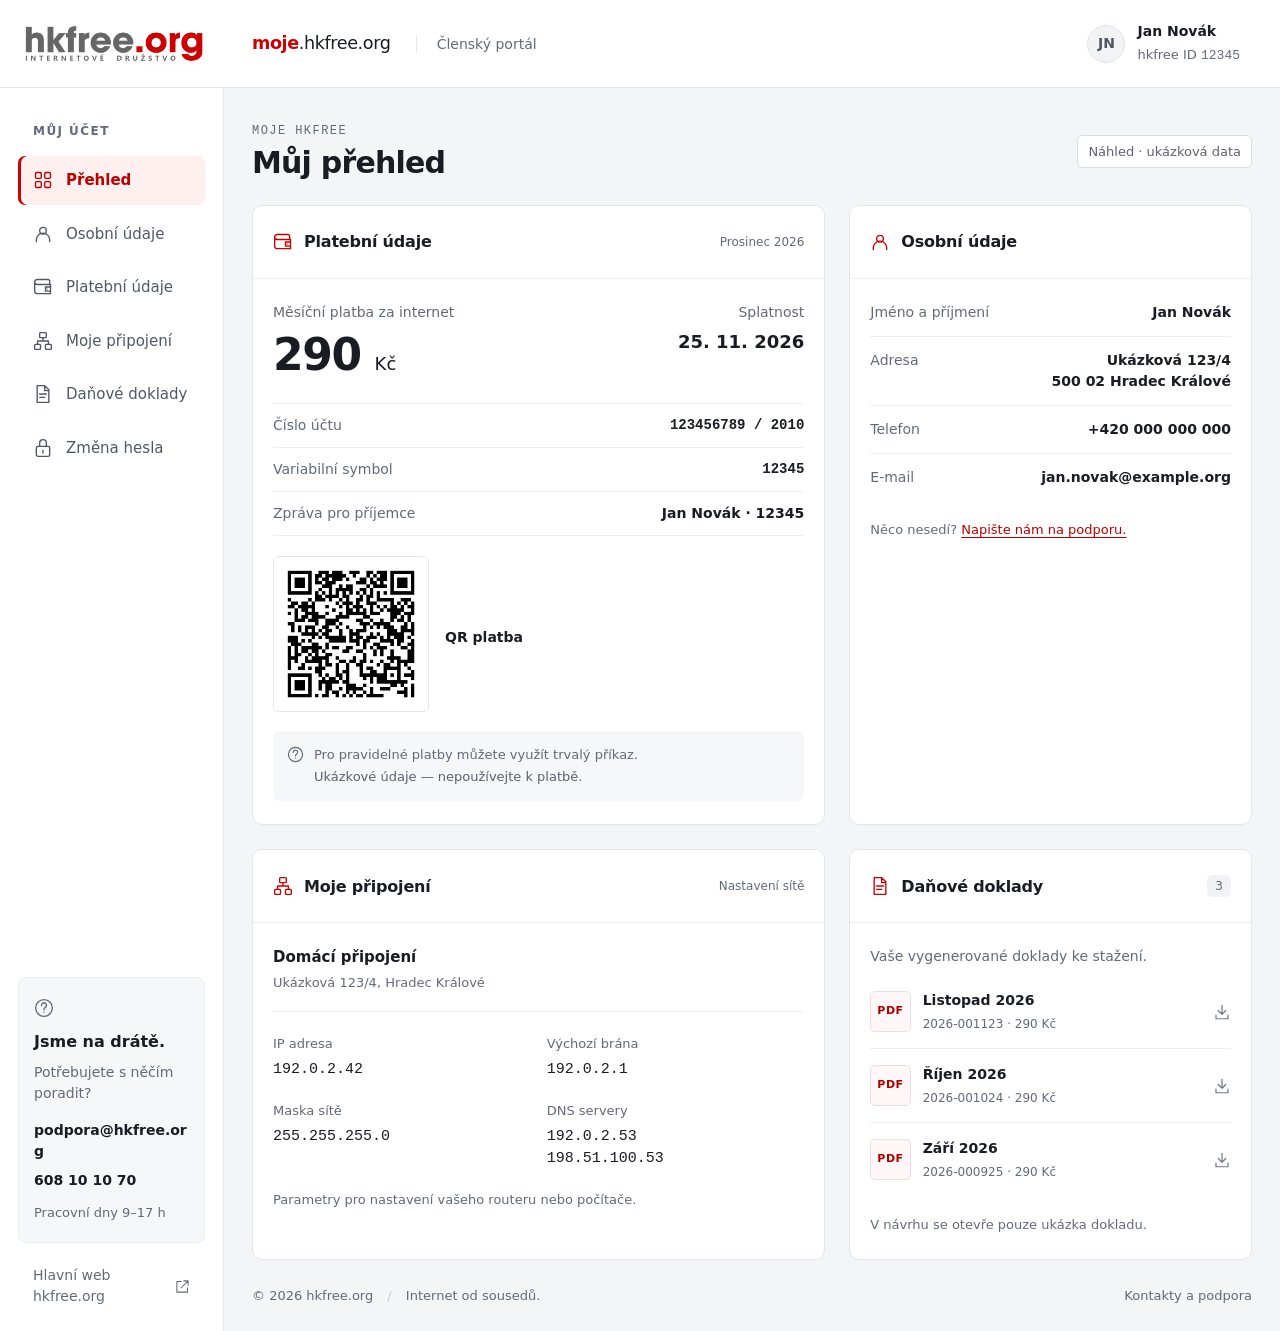
<file: public/index.html>
<!doctype html>
<html lang="cs">
<head>
  <meta charset="utf-8">
  <meta name="viewport" content="width=device-width, initial-scale=1">
  <meta name="description" content="Moje hkfree — osobní přehled člena a uživatele sítě hkfree.org.">
  <meta name="robots" content="noindex, nofollow">
  <title>Můj přehled · moje.hkfree.org</title>
  <link rel="icon" href="favicon.ico">
  <link rel="stylesheet" href="assets/vendor/bootstrap/bootstrap.min.css">
  <link rel="stylesheet" href="assets/style.css">
</head>
<body>
<a class="visually-hidden-focusable skip-link" href="#main">Přejít na obsah</a>
<svg xmlns="http://www.w3.org/2000/svg" class="d-none" aria-hidden="true">
  <symbol id="grid" viewBox="0 0 24 24"><rect x="3" y="3" width="7" height="7" rx="1.5"/><rect x="14" y="3" width="7" height="7" rx="1.5"/><rect x="3" y="14" width="7" height="7" rx="1.5"/><rect x="14" y="14" width="7" height="7" rx="1.5"/></symbol>
  <symbol id="user" viewBox="0 0 24 24"><circle cx="12" cy="8" r="4"/><path d="M4 21v-2a8 8 0 0 1 16 0v2"/></symbol>
  <symbol id="wallet" viewBox="0 0 24 24"><path d="M20 8V5a2 2 0 0 0-2-2H5a3 3 0 0 0 0 6h16v11H5a3 3 0 0 1-3-3V6"/><path d="M21 12h-6v5h6"/><path d="M17 14.5h.01"/></symbol>
  <symbol id="network" viewBox="0 0 24 24"><rect x="8" y="2" width="8" height="6" rx="1"/><rect x="2" y="16" width="7" height="6" rx="1"/><rect x="15" y="16" width="7" height="6" rx="1"/><path d="M12 8v4M5.5 16v-4h13v4"/></symbol>
  <symbol id="file" viewBox="0 0 24 24"><path d="M14 2H5v20h14V7zM14 2v6h5M8 12h8M8 16h6"/></symbol>
  <symbol id="lock" viewBox="0 0 24 24"><rect x="4" y="10" width="16" height="12" rx="2"/><path d="M8 10V6a4 4 0 0 1 8 0v4M12 15v3"/></symbol>
  <symbol id="help" viewBox="0 0 24 24"><circle cx="12" cy="12" r="10"/><path d="M9 9a3 3 0 1 1 5 2c-2 1-2 2-2 3M12 17h.01"/></symbol>
  <symbol id="download" viewBox="0 0 24 24"><path d="M12 3v12m-5-5 5 5 5-5M4 16v5h16v-5"/></symbol>
  <symbol id="check" viewBox="0 0 24 24"><path d="m5 12 4 4L19 6"/></symbol>
  <symbol id="external" viewBox="0 0 24 24"><path d="M14 3h7v7m0-7L10 14M10 4H3v17h17v-7"/></symbol>
</svg>
<header class="topbar">
  <div class="brand"><a href="./" aria-label="Moje hkfree — přehled"><img src="assets/logo.png" width="330" height="80" alt="hkfree.org — internetové družstvo"></a></div>
  <span class="portal-name"><b>moje</b>.hkfree.org <span class="portal-label">Členský portál</span></span>
  <div class="header-account"><span class="avatar">JN</span><div><strong>Jan Novák</strong><small>hkfree ID <span class="mono">12345</span></small></div></div>
</header>
<div class="app-shell">
  <aside class="sidebar">
    <div class="nav-heading">MŮJ ÚČET</div>
    <nav class="nav flex-column" aria-label="Hlavní navigace">
      <a class="nav-link active" href="#main" aria-current="page"><svg class="icon"><use href="#grid"/></svg>Přehled</a>
      <a class="nav-link" href="#osobni-udaje"><svg class="icon"><use href="#user"/></svg>Osobní údaje</a>
      <a class="nav-link" href="#platby"><svg class="icon"><use href="#wallet"/></svg>Platební údaje</a>
      <a class="nav-link" href="#pripojeni"><svg class="icon"><use href="#network"/></svg>Moje připojení</a>
      <a class="nav-link" href="#doklady"><svg class="icon"><use href="#file"/></svg>Daňové doklady</a>
      <button class="nav-link text-start" data-bs-toggle="modal" data-bs-target="#heslo"><svg class="icon"><use href="#lock"/></svg>Změna hesla</button>
    </nav>
    <div class="sidebar-bottom">
      <div class="support-box"><svg class="icon"><use href="#help"/></svg><strong>Jsme na drátě.</strong><p>Potřebujete s něčím poradit?</p><a href="mailto:podpora@hkfree.org">podpora@hkfree.org</a><a href="tel:+420608101070">608 10 10 70</a><small>Pracovní dny 9–17 h</small></div>
      <a class="main-site" href="https://druzstvo.hkfree.org">Hlavní web hkfree.org <svg class="icon"><use href="#external"/></svg></a>
    </div>
  </aside>
  <main id="main" class="main-content" tabindex="-1">
    <div class="page-heading"><div><div class="eyebrow">MOJE HKFREE</div><h1>Můj přehled</h1></div><span class="demo-tag">Náhled · ukázková data</span></div>
    <div class="row g-4 dashboard">
      <div class="col-xl-7">
        <section id="platby" class="card payment-card h-100" aria-labelledby="payment-title">
          <div class="card-header"><h2 id="payment-title"><span class="section-icon"><svg class="icon"><use href="#wallet"/></svg></span>Platební údaje</h2><span class="subtle-label">Prosinec 2026</span></div>
          <div class="card-body">
            <div class="payment-data">
              <div class="payment-info">
                <div class="payment-summary"><div><span class="field-label">Měsíční platba za internet</span><div class="amount">290 <span>Kč</span></div></div><div class="due"><span class="field-label">Splatnost</span><strong><time datetime="2026-11-25">25. 11. 2026</time></strong></div></div>
                <dl class="data-list payment-details"><div><dt>Číslo účtu</dt><dd class="mono">123456789 / 2010</dd></div><div><dt>Variabilní symbol</dt><dd class="mono">12345</dd></div><div><dt>Zpráva pro příjemce</dt><dd>Jan Novák · 12345</dd></div></dl>
              </div>
              <figure class="payment-qr" aria-labelledby="qr-caption">
                <img src="assets/payment-qr.png" width="164" height="164" alt="QR platba: ukázkový účet 123456789/2010, 290 Kč, variabilní symbol 12345">
                <figcaption id="qr-caption"><strong>QR platba</strong></figcaption>
              </figure>
            </div>
            <div class="payment-note"><svg class="icon"><use href="#help"/></svg><p>Pro pravidelné platby můžete využít trvalý příkaz.<br><strong>Ukázkové údaje — nepoužívejte k platbě.</strong></p></div>
          </div>
        </section>
      </div>
      <div class="col-xl-5">
        <section id="osobni-udaje" class="card h-100" aria-labelledby="personal-title"><div class="card-header"><h2 id="personal-title"><span class="section-icon"><svg class="icon"><use href="#user"/></svg></span>Osobní údaje</h2></div><div class="card-body"><dl class="data-list personal-details"><div><dt>Jméno a příjmení</dt><dd>Jan Novák</dd></div><div><dt>Adresa</dt><dd>Ukázková 123/4<br>500 02 Hradec Králové</dd></div><div><dt>Telefon</dt><dd>+420 000 000 000</dd></div><div><dt>E-mail</dt><dd>jan.novak@example.org</dd></div></dl><p class="card-footnote">Něco nesedí? <a href="mailto:podpora@hkfree.org">Napište nám na podporu.</a></p></div></section>
      </div>
      <div class="col-xl-7">
        <section id="pripojeni" class="card h-100" aria-labelledby="connection-title"><div class="card-header"><h2 id="connection-title"><span class="section-icon"><svg class="icon"><use href="#network"/></svg></span>Moje připojení</h2><span class="subtle-label">Nastavení sítě</span></div><div class="card-body"><div class="connection-location">Domácí připojení <span>Ukázková 123/4, Hradec Králové</span></div><dl class="network-grid"><div><dt>IP adresa</dt><dd>192.0.2.42</dd></div><div><dt>Výchozí brána</dt><dd>192.0.2.1</dd></div><div><dt>Maska sítě</dt><dd>255.255.255.0</dd></div><div><dt>DNS servery</dt><dd>192.0.2.53<br>198.51.100.53</dd></div></dl><p class="card-footnote mb-0">Parametry pro nastavení vašeho routeru nebo počítače.</p></div></section>
      </div>
      <div class="col-xl-5">
        <section id="doklady" class="card h-100" aria-labelledby="documents-title"><div class="card-header"><h2 id="documents-title"><span class="section-icon"><svg class="icon"><use href="#file"/></svg></span>Daňové doklady</h2><span class="document-count">3</span></div><div class="card-body"><p class="documents-intro">Vaše vygenerované doklady ke stažení.</p><ul class="list-group list-group-flush document-list">
          <li class="list-group-item"><a href="doklad.html#listopad"><span class="pdf-tag">PDF</span><span><strong>Listopad 2026</strong><small>2026-001123 · 290 Kč</small></span><svg class="icon download"><use href="#download"/></svg><span class="visually-hidden"> — ukázka dokladu</span></a></li>
          <li class="list-group-item"><a href="doklad.html#rijen"><span class="pdf-tag">PDF</span><span><strong>Říjen 2026</strong><small>2026-001024 · 290 Kč</small></span><svg class="icon download"><use href="#download"/></svg><span class="visually-hidden"> — ukázka dokladu</span></a></li>
          <li class="list-group-item"><a href="doklad.html#zari"><span class="pdf-tag">PDF</span><span><strong>Září 2026</strong><small>2026-000925 · 290 Kč</small></span><svg class="icon download"><use href="#download"/></svg><span class="visually-hidden"> — ukázka dokladu</span></a></li>
        </ul><p class="card-footnote mb-0">V návrhu se otevře pouze ukázka dokladu.</p></div></section>
      </div>
    </div>
    <footer class="page-footer"><span>© 2026 hkfree.org <span class="footer-divider">/</span> Internet od sousedů.</span><a href="https://druzstvo.hkfree.org/kontakt/">Kontakty a podpora</a></footer>
  </main>
</div>
<div class="modal fade" id="heslo" tabindex="-1" aria-labelledby="password-title" aria-hidden="true"><div class="modal-dialog modal-dialog-centered"><div class="modal-content"><div class="modal-header"><h2 class="modal-title fs-5" id="password-title">Změna hesla</h2><button type="button" class="btn-close" data-bs-dismiss="modal" aria-label="Zavřít"></button></div><div class="modal-body"><p class="text-secondary">Toto je náhled budoucího formuláře. Změna hesla bude dostupná po napojení přihlášení.</p><fieldset disabled><div class="mb-3"><label class="form-label" for="current-password">Současné heslo</label><input class="form-control" id="current-password" type="password" autocomplete="current-password"></div><div class="mb-3"><label class="form-label" for="new-password">Nové heslo</label><input class="form-control" id="new-password" type="password" autocomplete="new-password"></div><div><label class="form-label" for="confirm-password">Zopakovat nové heslo</label><input class="form-control" id="confirm-password" type="password" autocomplete="new-password"></div></fieldset></div><div class="modal-footer"><button type="button" class="btn btn-outline-secondary" data-bs-dismiss="modal">Zavřít náhled</button><button type="button" class="btn btn-primary" disabled>Změnit heslo</button></div></div></div></div>
<script src="assets/vendor/bootstrap/bootstrap.bundle.min.js"></script>
</body>
</html>
</file>
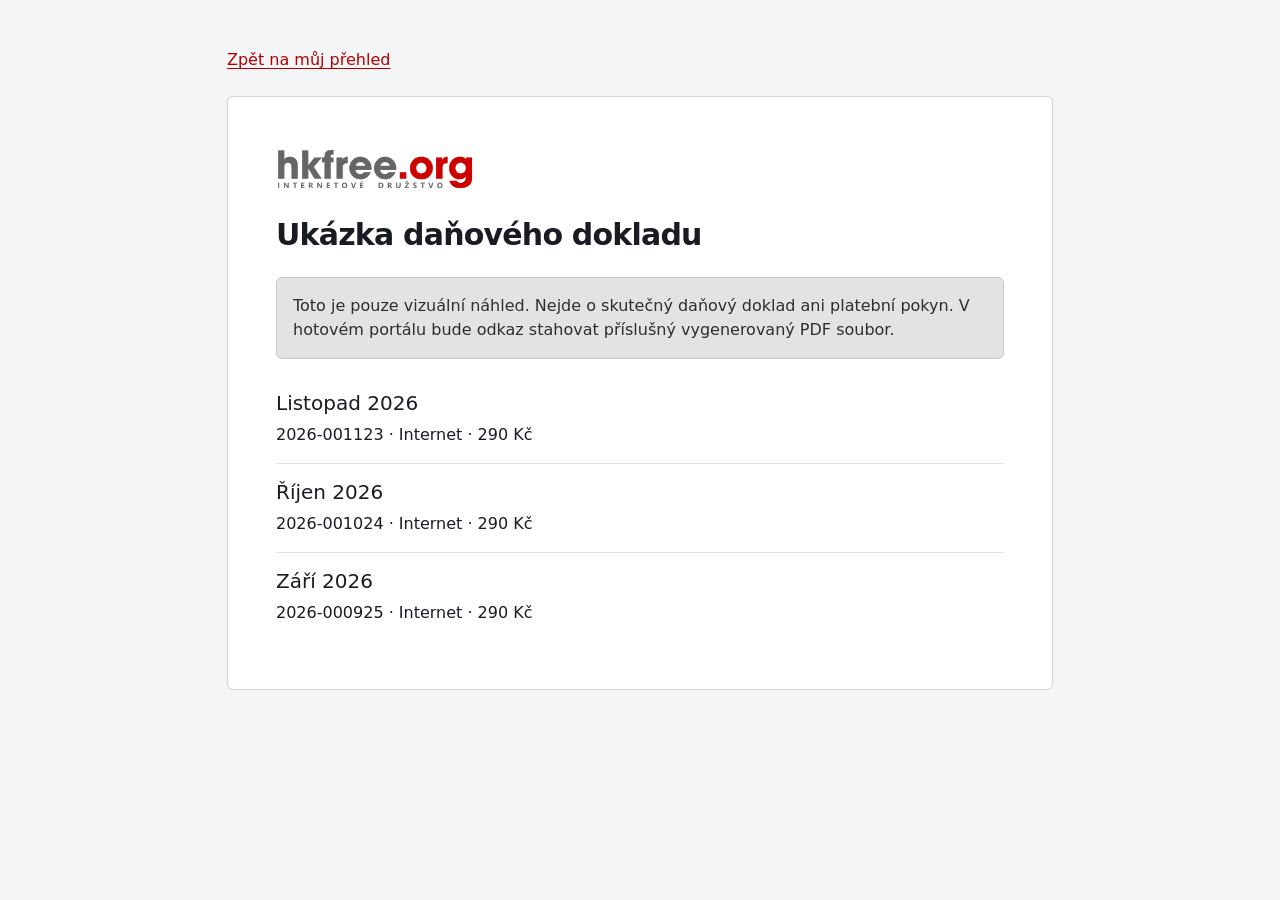
<file: public/doklad.html>
<!doctype html>
<html lang="cs"><head><meta charset="utf-8"><meta name="viewport" content="width=device-width, initial-scale=1"><meta name="robots" content="noindex,nofollow"><title>Ukázka dokladu · moje.hkfree.org</title><link rel="icon" href="favicon.ico"><link rel="stylesheet" href="assets/vendor/bootstrap/bootstrap.min.css"><link rel="stylesheet" href="assets/style.css"></head><body><main class="container py-5" style="max-width:850px"><a href="./">Zpět na můj přehled</a><div class="card bg-white mt-4"><div class="card-body p-4 p-md-5"><img src="assets/logo.png" width="198" height="48" alt="hkfree.org — internetové družstvo"><h1 class="mt-4">Ukázka daňového dokladu</h1><div class="alert alert-secondary mt-4">Toto je pouze vizuální náhled. Nejde o skutečný daňový doklad ani platební pokyn. V hotovém portálu bude odkaz stahovat příslušný vygenerovaný PDF soubor.</div><section id="listopad" class="py-3 border-bottom"><h2 class="h5">Listopad 2026</h2><p class="mb-0">2026-001123 · Internet · 290 Kč</p></section><section id="rijen" class="py-3 border-bottom"><h2 class="h5">Říjen 2026</h2><p class="mb-0">2026-001024 · Internet · 290 Kč</p></section><section id="zari" class="py-3"><h2 class="h5">Září 2026</h2><p class="mb-0">2026-000925 · Internet · 290 Kč</p></section></div></div></main></body></html>
</file>
<file: public/assets/style.css>
:root{--red:#c00;--ink:#191c22;--slate:#626a78;--line:#e3e5e9;--bs-primary:#c00;--bs-link-color:#b60000;--bs-link-hover-color:#890000;--bs-body-color:#191c22;--bs-body-font-family: 'Archivo',system-ui,-apple-system,'Segoe UI',sans-serif;--bs-body-bg:#f4f5f7}
body{font-size:1rem}a{text-underline-offset:3px}.icon{width:20px;height:20px;fill:none;stroke:currentColor;stroke-width:1.65;stroke-linecap:round;stroke-linejoin:round;flex-shrink:0}.mono{font-family:'IBM Plex Mono',ui-monospace,SFMono-Regular,Consolas,monospace}.topbar{height:88px;display:flex;align-items:center;background:#fff;border-bottom:1px solid var(--line);padding-right:40px;gap:28px}.brand{width:252px;padding:0 27px;flex-shrink:0}.brand img{width:198px;height:auto}.portal-name{font-size:1.1rem;letter-spacing:-.4px}.portal-name b{color:var(--red)}.portal-label{font-size:.875rem;letter-spacing:0;margin-left:20px;border-left:1px solid var(--line);padding-left:20px;color:var(--slate)}.header-account{margin-left:auto;display:flex;align-items:center;gap:12px;font-size:.875rem}.header-account strong,.header-account small{display:block}.header-account small{color:var(--slate);margin-top:3px;font-size:.8125rem}.avatar{width:38px;height:38px;background:#f2f3f5;border:1px solid var(--line);border-radius:50%;display:grid;place-items:center;font-weight:650;color:#4e5664}.app-shell{display:flex;min-height:calc(100vh - 88px)}.sidebar{width:252px;flex-shrink:0;background:#fff;border-right:1px solid var(--line);padding:34px 18px 24px;display:flex;flex-direction:column}.nav-heading{font-size:.75rem;letter-spacing:.12em;color:var(--slate);padding:0 15px 16px;font-weight:600}.sidebar .nav{gap:5px}.sidebar .nav-link{color:#505866;border:0;border-radius:7px;font-size:.9375rem;padding:13px 15px;display:flex;align-items:center;gap:13px;font-weight:500;background:transparent}.sidebar .nav-link:hover{background:#f4f5f7;color:var(--ink)}.sidebar .nav-link.active{color:#b00;background:#fff0f0;font-weight:650;box-shadow:inset 3px 0 var(--red)}.sidebar-bottom{margin-top:auto;padding-top:70px}.support-box{padding:20px 15px;background:#f6f7f9;border:1px solid #eceef1;border-radius:8px;font-size:.875rem}.support-box>.icon{display:block;margin-bottom:12px;color:var(--slate)}.support-box strong{font-size:1rem}.support-box p{color:var(--slate);margin:8px 0 16px}.support-box a{display:block;margin:8px 0;text-decoration:none;font-weight:600;color:var(--ink);overflow-wrap:anywhere}.support-box a:hover{color:var(--red)}.support-box small{display:block;color:var(--slate);font-size:.8125rem;margin-top:12px}.main-site{display:flex;gap:8px;align-items:center;justify-content:space-between;font-size:.875rem;color:var(--slate);text-decoration:none;margin:22px 15px 0}.main-site .icon{width:15px;height:15px}.main-content{padding:34px 40px 0;max-width:1512px;width:100%;min-width:0;margin:0 auto}.page-heading{display:flex;align-items:center;justify-content:space-between;gap:16px;margin-bottom:24px}.eyebrow{font-family:ui-monospace,Consolas,monospace;font-size:.75rem;font-weight:500;letter-spacing:.12em;color:var(--slate)}h1{font-size:1.875rem;font-weight:750;letter-spacing:-.8px;margin:5px 0 0}.demo-tag{font-size:.8125rem;color:#5d6470;border:1px solid #daddE3;border-radius:5px;padding:6px 10px;background:#fff}.dashboard .card{border:1px solid var(--line);border-radius:10px;background:white;box-shadow:0 2px 3px #191c2203;overflow:hidden}.card-header{background:white;display:flex;align-items:center;justify-content:space-between;gap:12px;padding:18px 23px;border-bottom:1px solid #eceef1;min-height:73px}.card-header h2{font-size:1rem;font-weight:700;display:flex;align-items:center;gap:11px;margin:0;letter-spacing:-.2px}.section-icon{color:var(--red);display:inline-flex}.subtle-label{font-size:.8125rem;color:var(--slate)}.card-body{padding:23px}.field-label{display:block;color:var(--slate);font-size:.875rem}.payment-summary{display:flex;justify-content:space-between;gap:20px;align-items:center;margin-bottom:21px}.amount{font-size:2.75rem;font-weight:750;line-height:1.25;letter-spacing:-1.4px;margin-top:4px}.amount span{font-size:1.125rem;font-weight:500;letter-spacing:0}.due{text-align:right}.due strong{display:block;font-size:1.125rem;margin:5px 0}.due small{font-size:.75rem;color:var(--slate)}.data-list{margin:0}.data-list>div{display:flex;justify-content:space-between;gap:16px;padding:11px 0;border-bottom:1px solid #eceef1;font-size:.875rem}.data-list dt{font-weight:400;color:var(--slate);flex-shrink:0}.data-list dd{font-weight:550;margin:0;text-align:right;overflow-wrap:anywhere;min-width:0}.payment-details>div:first-child{border-top:1px solid #eceef1}.payment-note{display:flex;align-items:flex-start;gap:10px;background:#f6f7f9;padding:13px 14px;border-radius:6px;margin-top:19px;color:var(--slate)}.payment-note .icon{width:17px;height:17px;margin-top:2px}.payment-note p{font-size:.8125rem;line-height:1.7;margin:0}.payment-note strong{font-weight:500;color:#5a606b}.personal-details>div{padding:13px 0}.personal-details>div:first-child{padding-top:0}.personal-details>div:last-child{border-bottom:0}.card-footnote{font-size:.8125rem;color:var(--slate);margin:19px 0 0;line-height:1.6}.card-footnote a{font-weight:500}.connection-location{font-size:.9375rem;font-weight:650;padding-bottom:19px;border-bottom:1px solid #eceef1}.connection-location span{display:block;font-size:.8125rem;color:var(--slate);font-weight:400;margin-top:4px}.network-grid{display:grid;grid-template-columns:1fr 1fr;gap:20px 16px;margin:22px 0 0}.network-grid dt{font-size:.8125rem;color:var(--slate);font-weight:400;margin-bottom:5px}.network-grid dd{font-family:ui-monospace,SFMono-Regular,Consolas,monospace;font-size:.9375rem;margin:0;font-weight:500}.document-count{background:#f1f2f5;border-radius:5px;font-size:.75rem;padding:2px 8px;color:var(--slate)}.documents-intro{font-size:.875rem;color:var(--slate);margin-bottom:8px}.document-list .list-group-item{padding:0;background:white;border-color:#eceef1}.document-list a{display:flex;align-items:center;gap:12px;padding:15px 0;text-decoration:none;color:var(--ink)}.document-list a:hover strong{color:var(--red);text-decoration:underline}.document-list strong{display:block;font-size:.875rem;font-weight:600}.document-list small{display:block;font-size:.75rem;color:var(--slate);margin-top:4px}.pdf-tag{font-size:.6875rem;letter-spacing:.05em;font-weight:600;border:1px solid #eddddd;border-radius:5px;padding:11px 6px;color:#a00;background:#fff7f7}.download{margin-left:auto;color:#727a87;width:18px;height:18px}.page-footer{display:flex;justify-content:space-between;gap:15px;font-size:.8125rem;color:var(--slate);padding:26px 0}.page-footer a{color:var(--slate);text-decoration:none}.page-footer a:hover{text-decoration:underline}.footer-divider{color:#c5c9d1;margin:0 10px}.btn-primary{--bs-btn-bg:#c00;--bs-btn-border-color:#c00;--bs-btn-hover-bg:#a00;--bs-btn-hover-border-color:#a00;--bs-btn-disabled-bg:#c00;--bs-btn-disabled-border-color:#c00}.modal-content{background:#fff}.modal-body .form-control{background:#f6f7f9}.modal .form-label{font-size:.875rem}.skip-link{position:absolute;z-index:2000;top:12px;left:12px;background:white;padding:12px}section[id],main[id]{scroll-margin-top:20px}:focus-visible{outline:3px solid #c00;outline-offset:4px}
@media(min-width:1700px){.main-content{padding-top:40px}}
@media(max-width:1399px){.sidebar{width:224px}.brand{width:224px;padding-left:24px}.brand img{width:180px}.main-content{padding-left:28px;padding-right:28px}.card-header,.card-body{padding-left:20px;padding-right:20px}.subtle-label{font-size:.75rem}}
@media(max-width:1199px) and (min-width:768px){.dashboard>.col-xl-7,.dashboard>.col-xl-5{width:100%}}
@media(max-width:767px){.topbar{height:auto;min-height:76px;padding:16px 20px;gap:12px;flex-wrap:wrap}.brand{width:auto;padding:0}.brand img{width:158px}.portal-name{font-size:.875rem;margin-left:auto}.portal-label{display:none}.header-account{width:100%;margin:0;padding-top:12px;border-top:1px solid var(--line)}.header-account>div{display:flex;flex-wrap:wrap;gap:12px;align-items:center}.header-account small{margin:0}.avatar{width:30px;height:30px;font-size:.75rem}.app-shell{display:block}.sidebar{width:100%;padding:10px 14px;border-right:0;border-bottom:1px solid var(--line)}.nav-heading,.sidebar-bottom{display:none}.sidebar .nav{flex-direction:row!important;flex-wrap:nowrap;overflow-x:auto;gap:4px;padding:3px 2px}.sidebar .nav-link{white-space:nowrap;font-size:.875rem;padding:10px 12px;gap:8px}.sidebar .nav-link.active{box-shadow:inset 0 -2px var(--red)}.sidebar .nav-link .icon{width:17px;height:17px}.main-content{padding:24px 18px 0}.page-heading{align-items:flex-start;gap:8px;margin-bottom:20px;flex-wrap:wrap}h1{font-size:1.625rem}.demo-tag{margin-top:8px;font-size:.75rem}.card-header{padding:17px 18px}.card-body{padding:20px 18px}.card-header h2{font-size:.9375rem;gap:9px}.subtle-label{font-size:.75rem}.amount{font-size:2.3rem}.payment-summary{gap:12px}.due strong{font-size:1rem}.due small{max-width:125px;display:block}.field-label{font-size:.8125rem}.data-list>div{font-size:.8125rem;gap:10px}.page-footer{flex-direction:column;gap:8px;padding:24px 0}.network-grid dd{font-size:.875rem}}
@media(prefers-reduced-motion:reduce){*,*::before,*::after{scroll-behavior:auto!important;transition:none!important}}
:root{--bs-link-color-rgb:182,0,0;--bs-link-hover-color-rgb:137,0,0}

/* QR retains its white quiet zone; payment fields remain available as text. */
.payment-data{display:grid;grid-template-columns:minmax(0,1fr) 164px;gap:20px;align-items:start}
.payment-info{min-width:0}
.payment-info .payment-summary{align-items:flex-start}
.payment-info .due{flex-shrink:0}
.payment-qr{margin:0;text-align:center}
.payment-qr img{display:block;width:164px;height:164px;border:1px solid var(--line);border-radius:6px;background:#fff}
.payment-qr figcaption strong{display:block;font-size:.875rem;margin-top:6px}
@media(max-width:575px),(min-width:1200px) and (max-width:1399px){
  .payment-data{grid-template-columns:minmax(0,1fr)}
  .payment-qr{display:flex;align-items:center;gap:16px;text-align:left}
  .payment-qr img{width:156px;height:156px}
  .payment-qr figcaption{min-width:0}
}
</file>
